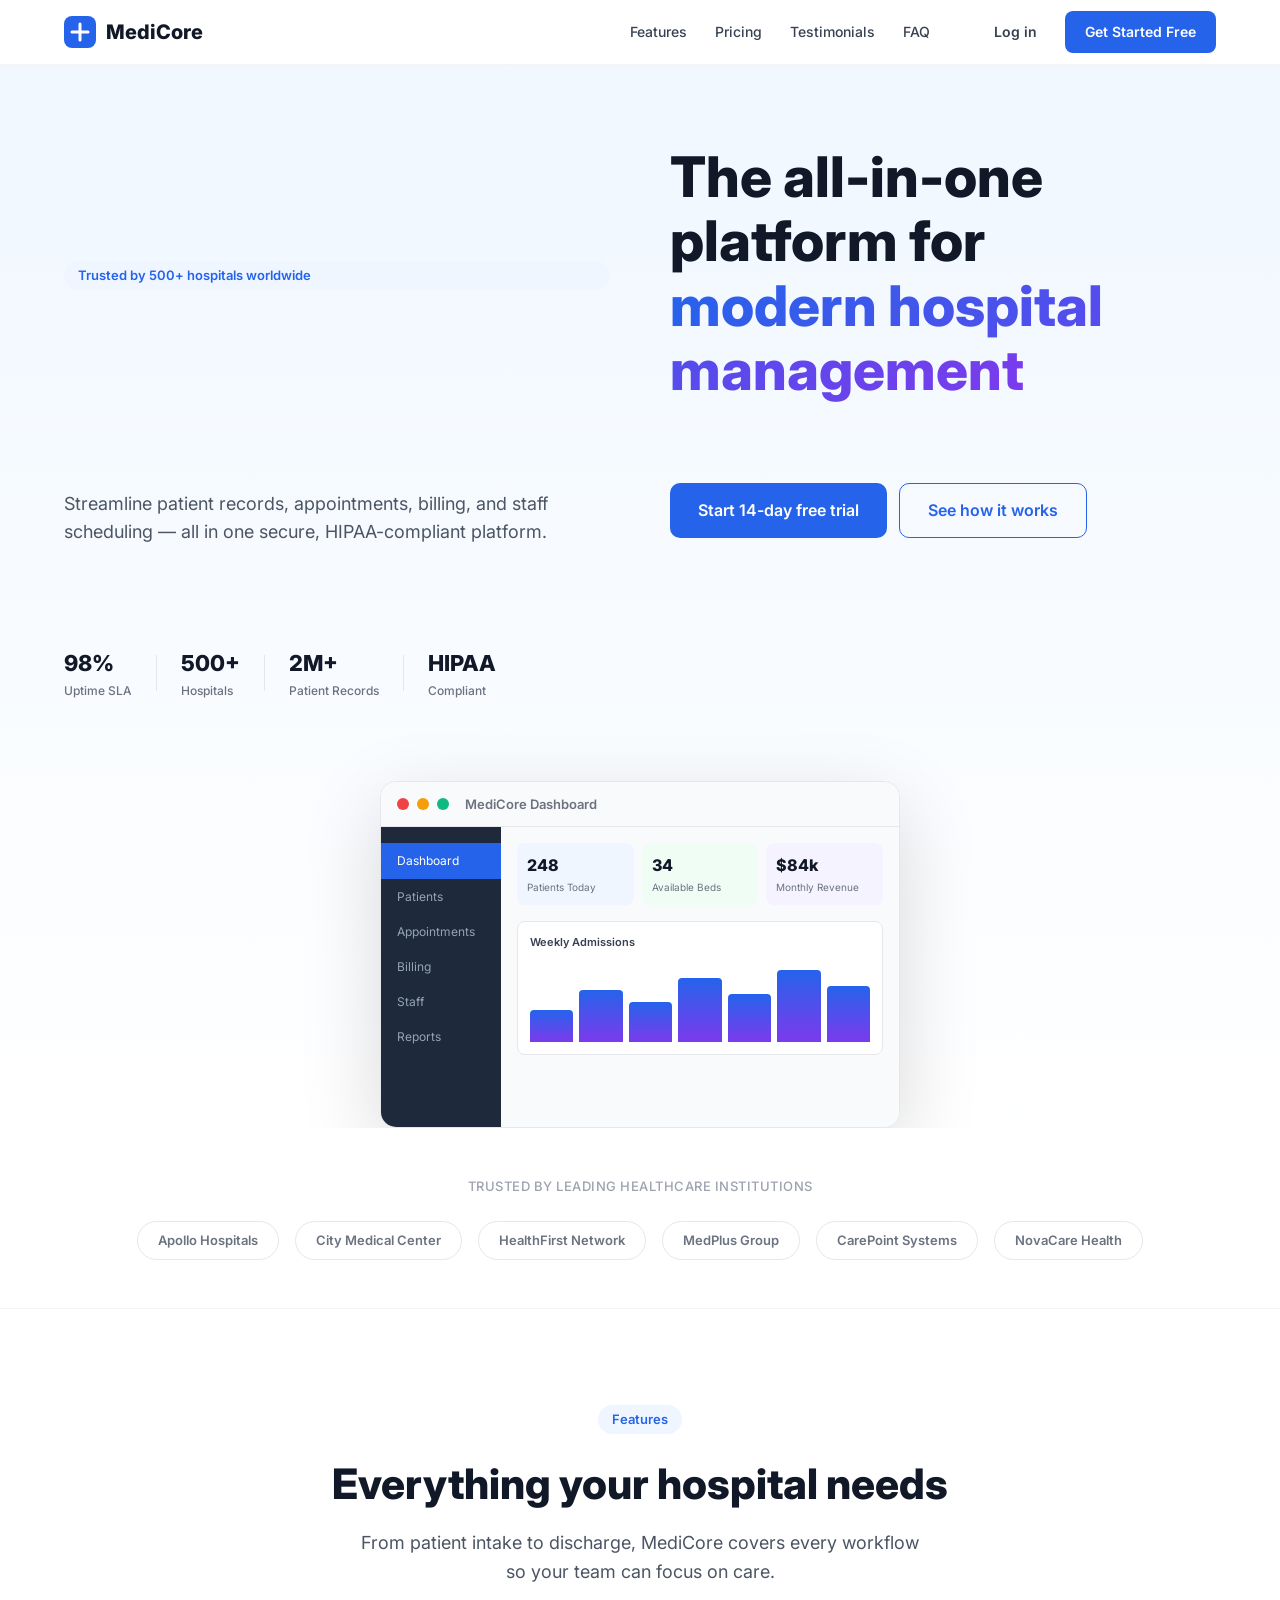
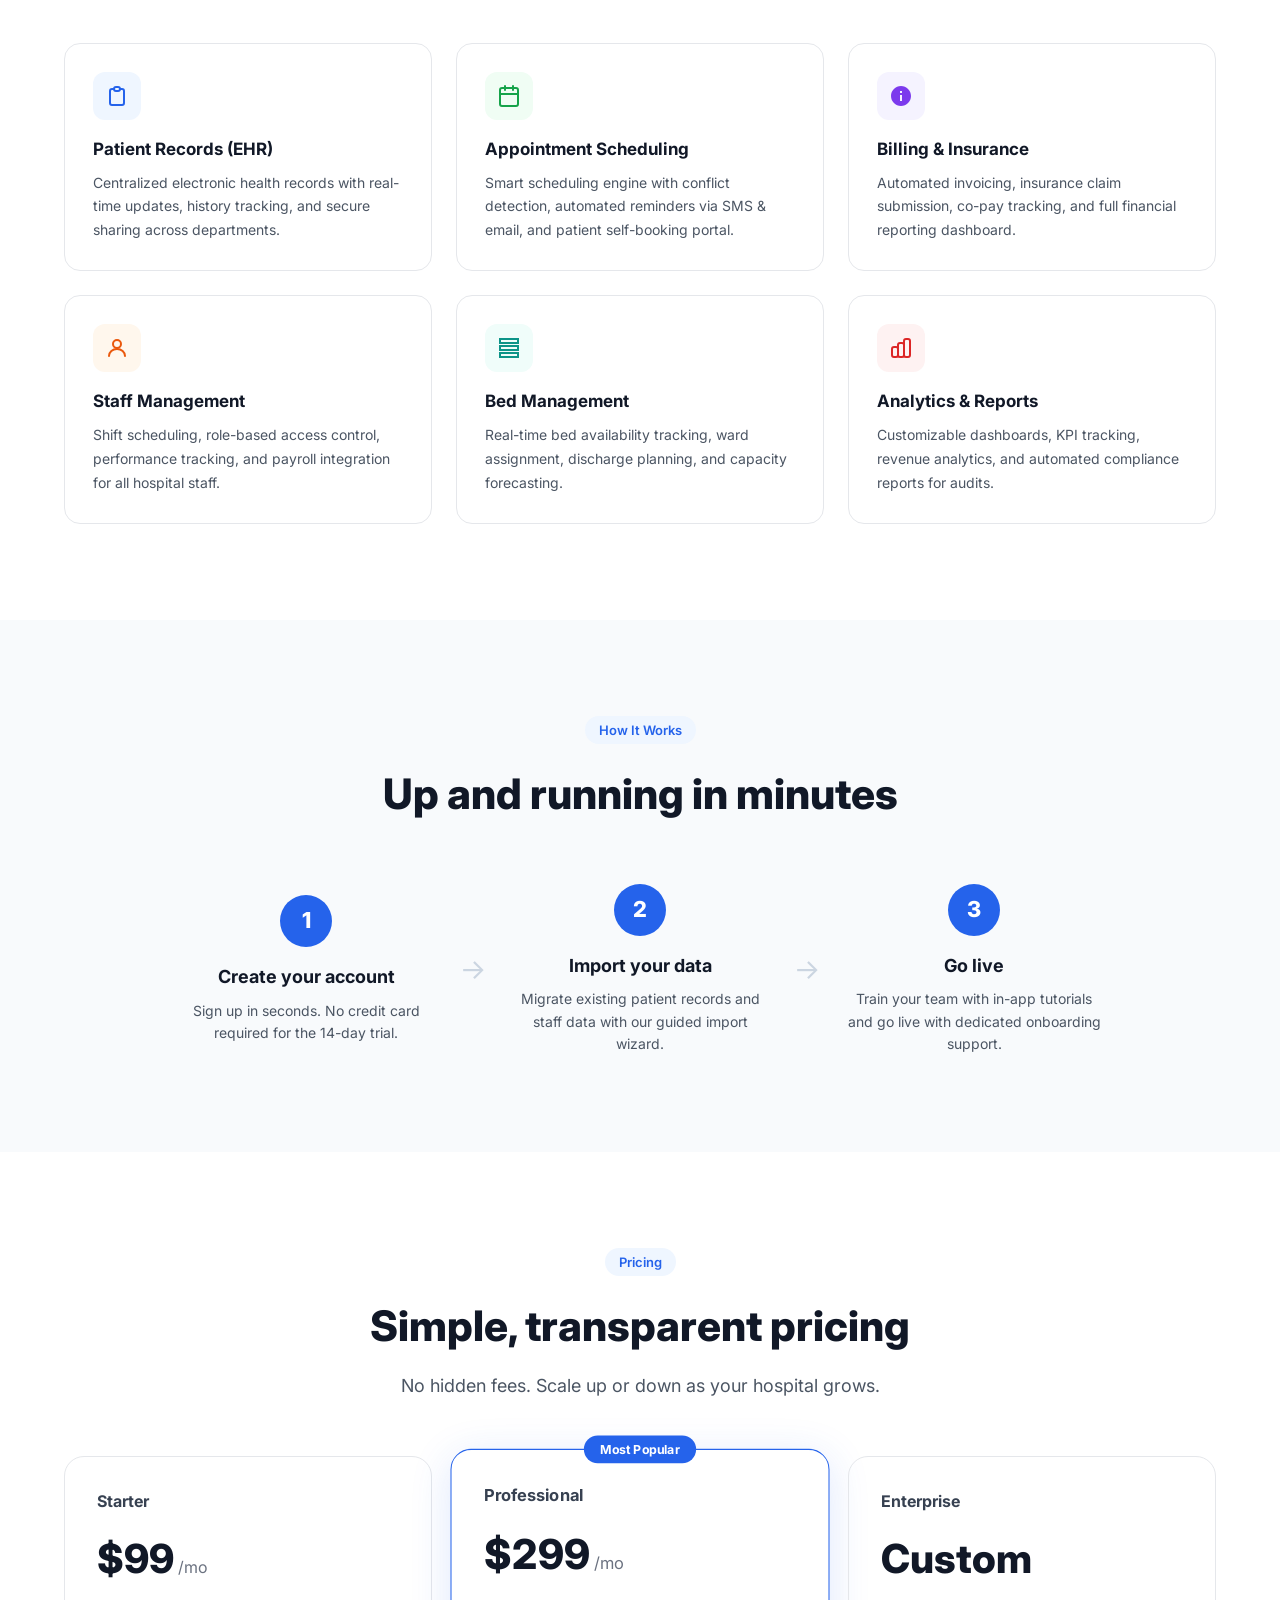
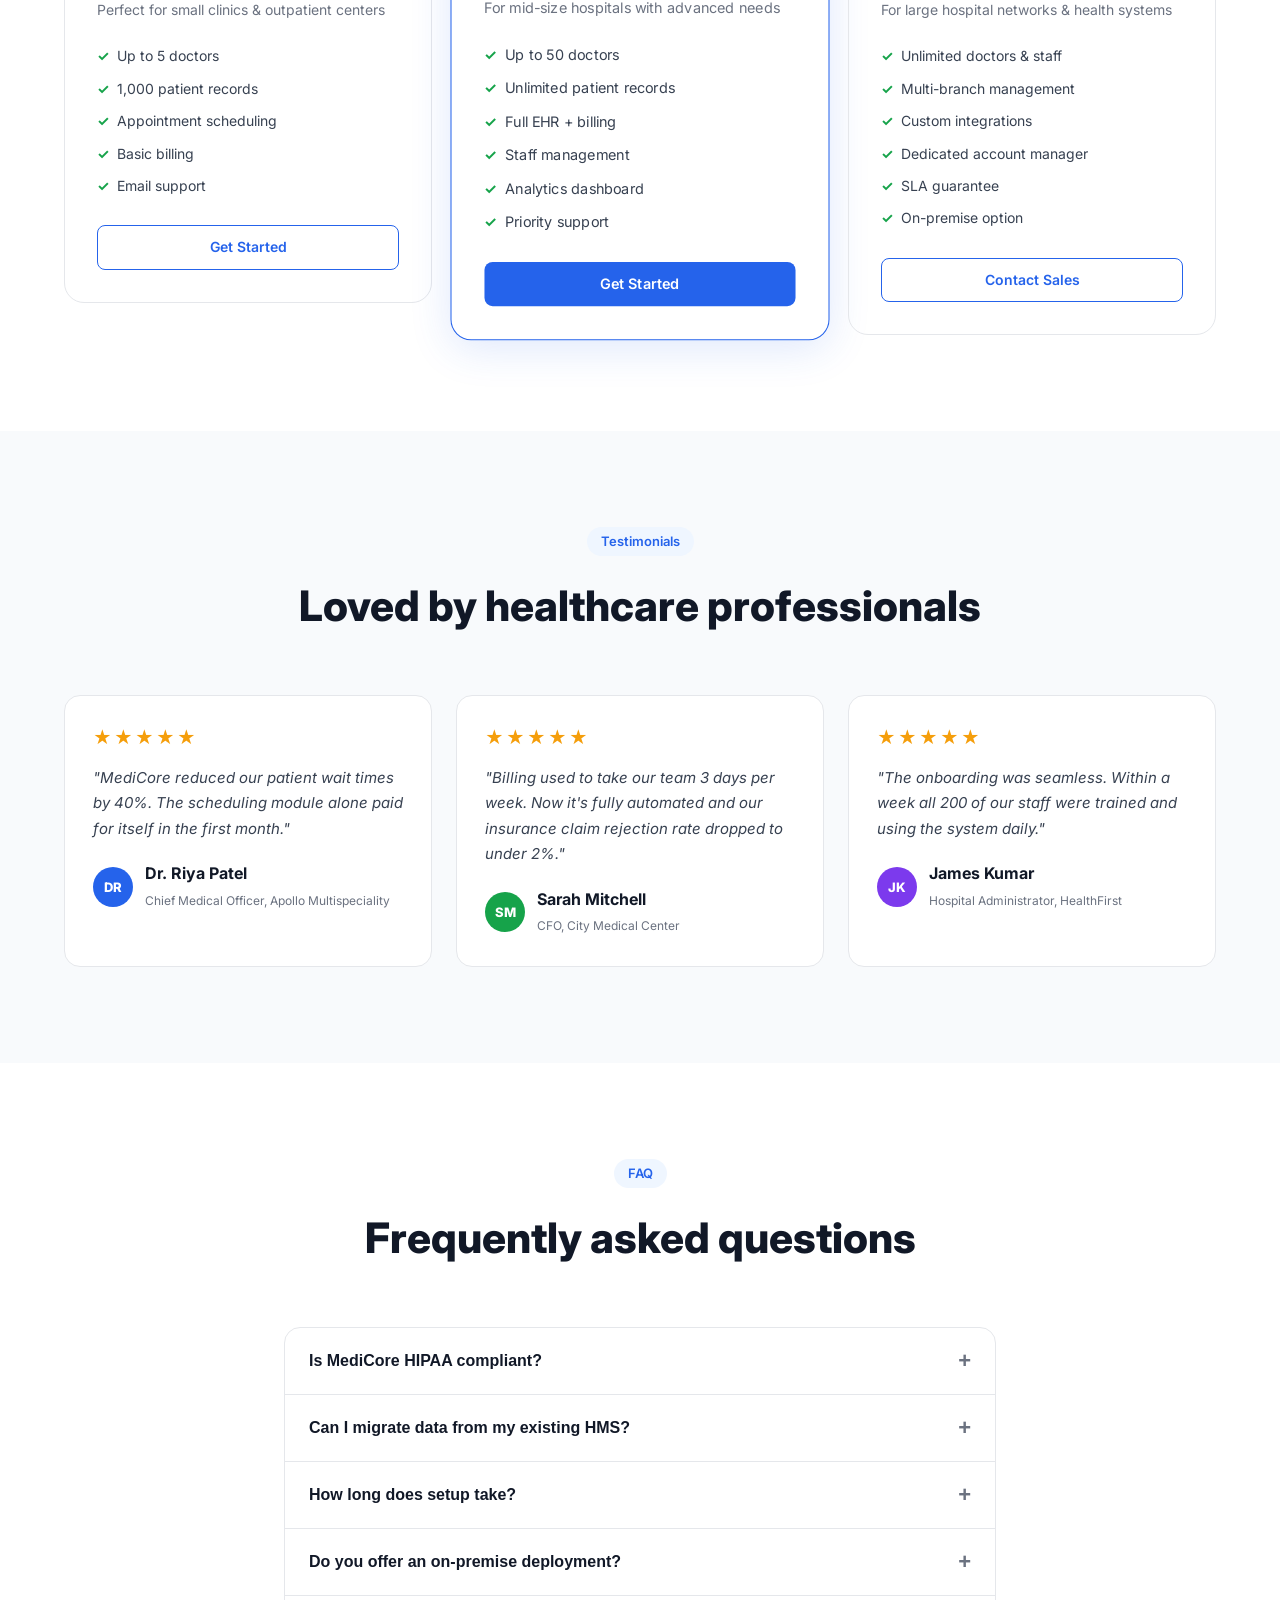
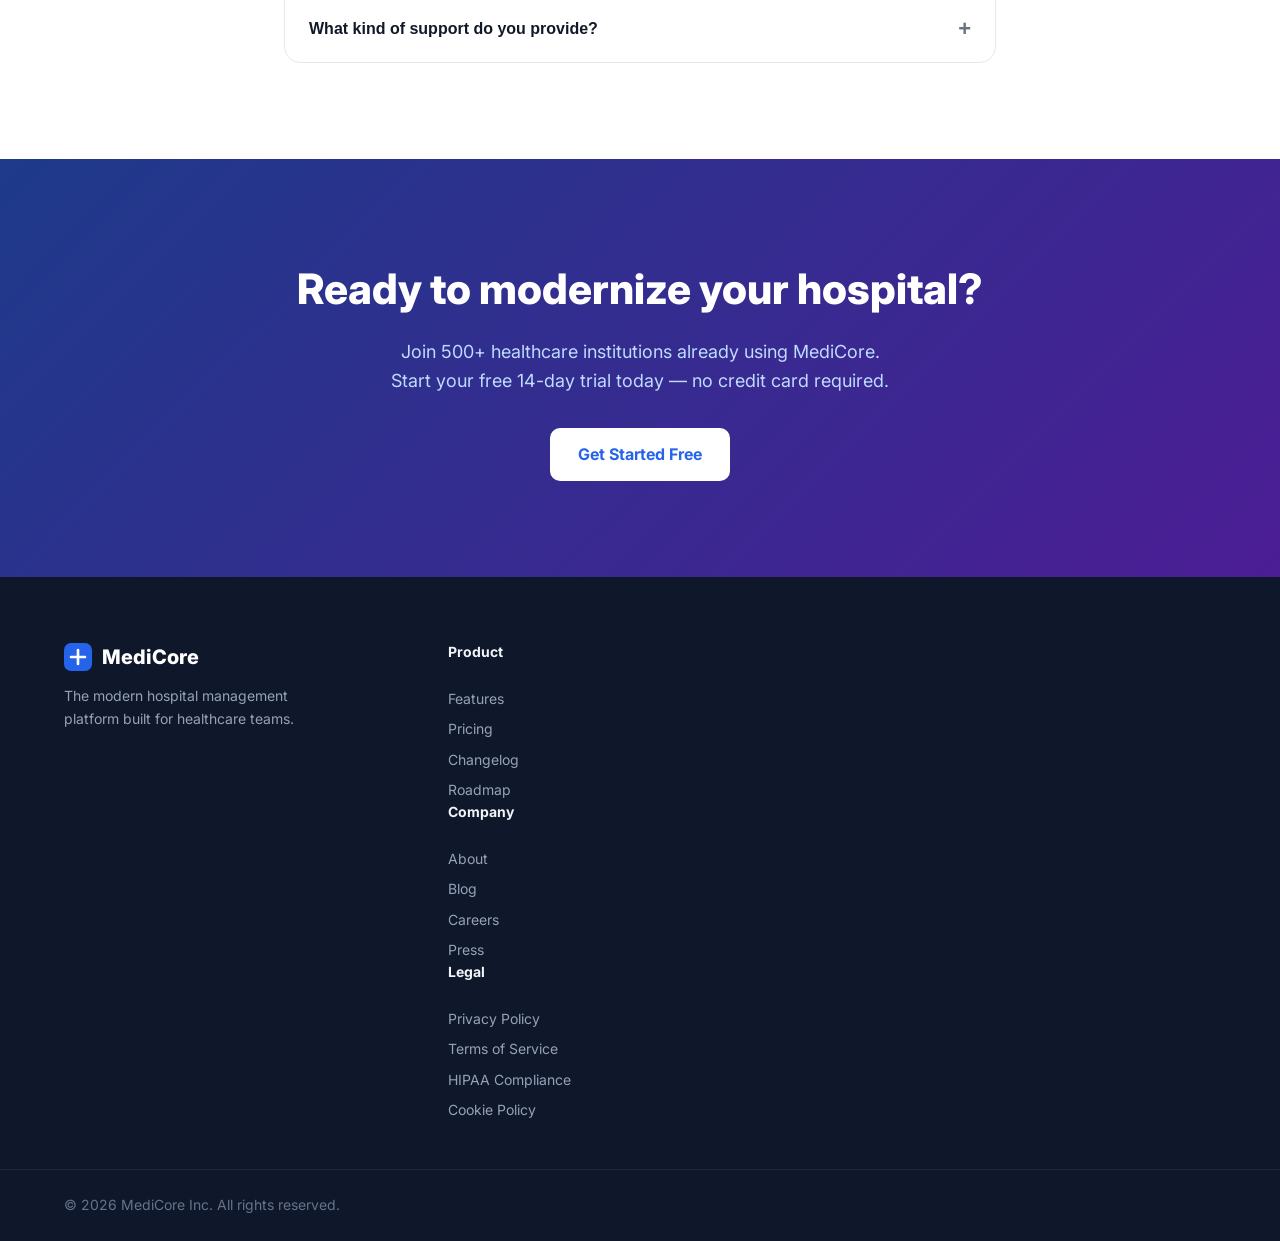
<file: hospital/index.html>
<!DOCTYPE html>
<html lang="en">
<head>
  <meta charset="UTF-8" />
  <meta name="viewport" content="width=device-width, initial-scale=1.0" />
  <title>MediCore — Hospital Management SaaS</title>
  <link rel="stylesheet" href="style.css" />
  <link href="https://fonts.googleapis.com/css2?family=Inter:wght@400;500;600;700;800&display=swap" rel="stylesheet" />
</head>
<body>

  <!-- NAV -->
  <nav class="nav">
    <div class="container nav-inner">
      <a href="index.html" class="logo">
        <svg width="32" height="32" viewBox="0 0 32 32" fill="none"><rect width="32" height="32" rx="8" fill="#2563EB"/><path d="M16 8v16M8 16h16" stroke="#fff" stroke-width="3" stroke-linecap="round"/></svg>
        <span>MediCore</span>
      </a>
      <ul class="nav-links">
        <li><a href="#features">Features</a></li>
        <li><a href="#pricing">Pricing</a></li>
        <li><a href="#testimonials">Testimonials</a></li>
        <li><a href="#faq">FAQ</a></li>
      </ul>
      <div class="nav-actions">
        <a href="login.html" class="btn btn-ghost">Log in</a>
        <a href="login.html" class="btn btn-primary">Get Started Free</a>
      </div>
      <button class="hamburger" id="hamburger" aria-label="Toggle menu">
        <span></span><span></span><span></span>
      </button>
    </div>
  </nav>

  <!-- HERO -->
  <section class="hero">
    <div class="container hero-inner">
      <div class="badge">Trusted by 500+ hospitals worldwide</div>
      <h1>The all-in-one platform for<br/><span class="gradient-text">modern hospital management</span></h1>
      <p class="hero-sub">Streamline patient records, appointments, billing, and staff scheduling — all in one secure, HIPAA-compliant platform.</p>
      <div class="hero-cta">
        <a href="login.html" class="btn btn-primary btn-lg">Start 14-day free trial</a>
        <a href="#features" class="btn btn-outline btn-lg">See how it works</a>
      </div>
      <div class="hero-stats">
        <div class="stat"><span class="stat-num">98%</span><span class="stat-label">Uptime SLA</span></div>
        <div class="stat-divider"></div>
        <div class="stat"><span class="stat-num">500+</span><span class="stat-label">Hospitals</span></div>
        <div class="stat-divider"></div>
        <div class="stat"><span class="stat-num">2M+</span><span class="stat-label">Patient Records</span></div>
        <div class="stat-divider"></div>
        <div class="stat"><span class="stat-num">HIPAA</span><span class="stat-label">Compliant</span></div>
      </div>
    </div>
    <div class="hero-visual">
      <div class="dashboard-mock">
        <div class="mock-bar">
          <span class="mock-dot red"></span>
          <span class="mock-dot yellow"></span>
          <span class="mock-dot green"></span>
          <span class="mock-title">MediCore Dashboard</span>
        </div>
        <div class="mock-body">
          <div class="mock-sidebar">
            <div class="mock-menu-item active">Dashboard</div>
            <div class="mock-menu-item">Patients</div>
            <div class="mock-menu-item">Appointments</div>
            <div class="mock-menu-item">Billing</div>
            <div class="mock-menu-item">Staff</div>
            <div class="mock-menu-item">Reports</div>
          </div>
          <div class="mock-main">
            <div class="mock-cards">
              <div class="mock-card blue"><div class="mock-card-num">248</div><div class="mock-card-lbl">Patients Today</div></div>
              <div class="mock-card green"><div class="mock-card-num">34</div><div class="mock-card-lbl">Available Beds</div></div>
              <div class="mock-card purple"><div class="mock-card-num">$84k</div><div class="mock-card-lbl">Monthly Revenue</div></div>
            </div>
            <div class="mock-chart">
              <div class="mock-chart-label">Weekly Admissions</div>
              <div class="mock-bars">
                <div class="mock-bar-item" style="height:40%"></div>
                <div class="mock-bar-item" style="height:65%"></div>
                <div class="mock-bar-item" style="height:50%"></div>
                <div class="mock-bar-item" style="height:80%"></div>
                <div class="mock-bar-item" style="height:60%"></div>
                <div class="mock-bar-item" style="height:90%"></div>
                <div class="mock-bar-item" style="height:70%"></div>
              </div>
            </div>
          </div>
        </div>
      </div>
    </div>
  </section>

  <!-- LOGOS -->
  <section class="logos-section">
    <div class="container">
      <p class="logos-label">Trusted by leading healthcare institutions</p>
      <div class="logos-row">
        <div class="logo-pill">Apollo Hospitals</div>
        <div class="logo-pill">City Medical Center</div>
        <div class="logo-pill">HealthFirst Network</div>
        <div class="logo-pill">MedPlus Group</div>
        <div class="logo-pill">CarePoint Systems</div>
        <div class="logo-pill">NovaCare Health</div>
      </div>
    </div>
  </section>

  <!-- FEATURES -->
  <section class="features" id="features">
    <div class="container">
      <div class="section-header">
        <div class="badge">Features</div>
        <h2>Everything your hospital needs</h2>
        <p>From patient intake to discharge, MediCore covers every workflow so your team can focus on care.</p>
      </div>
      <div class="features-grid">
        <div class="feature-card">
          <div class="feature-icon blue">
            <svg width="24" height="24" fill="none" viewBox="0 0 24 24"><path d="M9 5H7a2 2 0 00-2 2v12a2 2 0 002 2h10a2 2 0 002-2V7a2 2 0 00-2-2h-2M9 5a2 2 0 002 2h2a2 2 0 002-2M9 5a2 2 0 012-2h2a2 2 0 012 2" stroke="#2563EB" stroke-width="2" stroke-linecap="round"/></svg>
          </div>
          <h3>Patient Records (EHR)</h3>
          <p>Centralized electronic health records with real-time updates, history tracking, and secure sharing across departments.</p>
        </div>
        <div class="feature-card">
          <div class="feature-icon green">
            <svg width="24" height="24" fill="none" viewBox="0 0 24 24"><rect x="3" y="4" width="18" height="18" rx="2" stroke="#16A34A" stroke-width="2"/><path d="M16 2v4M8 2v4M3 10h18" stroke="#16A34A" stroke-width="2" stroke-linecap="round"/></svg>
          </div>
          <h3>Appointment Scheduling</h3>
          <p>Smart scheduling engine with conflict detection, automated reminders via SMS & email, and patient self-booking portal.</p>
        </div>
        <div class="feature-card">
          <div class="feature-icon purple">
            <svg width="24" height="24" fill="none" viewBox="0 0 24 24"><path d="M12 2C6.48 2 2 6.48 2 12s4.48 10 10 10 10-4.48 10-10S17.52 2 12 2zm1 15h-2v-6h2v6zm0-8h-2V7h2v2z" fill="#7C3AED"/></svg>
          </div>
          <h3>Billing & Insurance</h3>
          <p>Automated invoicing, insurance claim submission, co-pay tracking, and full financial reporting dashboard.</p>
        </div>
        <div class="feature-card">
          <div class="feature-icon orange">
            <svg width="24" height="24" fill="none" viewBox="0 0 24 24"><circle cx="12" cy="8" r="4" stroke="#EA580C" stroke-width="2"/><path d="M4 20c0-4 3.58-7 8-7s8 3 8 7" stroke="#EA580C" stroke-width="2" stroke-linecap="round"/></svg>
          </div>
          <h3>Staff Management</h3>
          <p>Shift scheduling, role-based access control, performance tracking, and payroll integration for all hospital staff.</p>
        </div>
        <div class="feature-card">
          <div class="feature-icon teal">
            <svg width="24" height="24" fill="none" viewBox="0 0 24 24"><path d="M3 3h18v4H3zM3 10h18v4H3zM3 17h18v4H3z" stroke="#0D9488" stroke-width="2" stroke-linecap="round"/></svg>
          </div>
          <h3>Bed Management</h3>
          <p>Real-time bed availability tracking, ward assignment, discharge planning, and capacity forecasting.</p>
        </div>
        <div class="feature-card">
          <div class="feature-icon red">
            <svg width="24" height="24" fill="none" viewBox="0 0 24 24"><path d="M9 19v-6a2 2 0 00-2-2H5a2 2 0 00-2 2v6a2 2 0 002 2h2a2 2 0 002-2zm0 0V9a2 2 0 012-2h2a2 2 0 012 2v10m-6 0a2 2 0 002 2h2a2 2 0 002-2m0 0V5a2 2 0 012-2h2a2 2 0 012 2v14a2 2 0 01-2 2h-2a2 2 0 01-2-2z" stroke="#DC2626" stroke-width="2" stroke-linecap="round"/></svg>
          </div>
          <h3>Analytics & Reports</h3>
          <p>Customizable dashboards, KPI tracking, revenue analytics, and automated compliance reports for audits.</p>
        </div>
      </div>
    </div>
  </section>

  <!-- HOW IT WORKS -->
  <section class="how-it-works">
    <div class="container">
      <div class="section-header">
        <div class="badge">How It Works</div>
        <h2>Up and running in minutes</h2>
      </div>
      <div class="steps">
        <div class="step">
          <div class="step-num">1</div>
          <h3>Create your account</h3>
          <p>Sign up in seconds. No credit card required for the 14-day trial.</p>
        </div>
        <div class="step-arrow">→</div>
        <div class="step">
          <div class="step-num">2</div>
          <h3>Import your data</h3>
          <p>Migrate existing patient records and staff data with our guided import wizard.</p>
        </div>
        <div class="step-arrow">→</div>
        <div class="step">
          <div class="step-num">3</div>
          <h3>Go live</h3>
          <p>Train your team with in-app tutorials and go live with dedicated onboarding support.</p>
        </div>
      </div>
    </div>
  </section>

  <!-- PRICING -->
  <section class="pricing" id="pricing">
    <div class="container">
      <div class="section-header">
        <div class="badge">Pricing</div>
        <h2>Simple, transparent pricing</h2>
        <p>No hidden fees. Scale up or down as your hospital grows.</p>
      </div>
      <div class="pricing-grid">
        <div class="pricing-card">
          <div class="plan-name">Starter</div>
          <div class="plan-price"><span class="price-num">$99</span><span class="price-per">/mo</span></div>
          <div class="plan-desc">Perfect for small clinics & outpatient centers</div>
          <ul class="plan-features">
            <li>Up to 5 doctors</li>
            <li>1,000 patient records</li>
            <li>Appointment scheduling</li>
            <li>Basic billing</li>
            <li>Email support</li>
          </ul>
          <a href="login.html" class="btn btn-outline full-width">Get Started</a>
        </div>
        <div class="pricing-card featured">
          <div class="plan-badge">Most Popular</div>
          <div class="plan-name">Professional</div>
          <div class="plan-price"><span class="price-num">$299</span><span class="price-per">/mo</span></div>
          <div class="plan-desc">For mid-size hospitals with advanced needs</div>
          <ul class="plan-features">
            <li>Up to 50 doctors</li>
            <li>Unlimited patient records</li>
            <li>Full EHR + billing</li>
            <li>Staff management</li>
            <li>Analytics dashboard</li>
            <li>Priority support</li>
          </ul>
          <a href="login.html" class="btn btn-primary full-width">Get Started</a>
        </div>
        <div class="pricing-card">
          <div class="plan-name">Enterprise</div>
          <div class="plan-price"><span class="price-num">Custom</span></div>
          <div class="plan-desc">For large hospital networks & health systems</div>
          <ul class="plan-features">
            <li>Unlimited doctors & staff</li>
            <li>Multi-branch management</li>
            <li>Custom integrations</li>
            <li>Dedicated account manager</li>
            <li>SLA guarantee</li>
            <li>On-premise option</li>
          </ul>
          <a href="#" class="btn btn-outline full-width">Contact Sales</a>
        </div>
      </div>
    </div>
  </section>

  <!-- TESTIMONIALS -->
  <section class="testimonials" id="testimonials">
    <div class="container">
      <div class="section-header">
        <div class="badge">Testimonials</div>
        <h2>Loved by healthcare professionals</h2>
      </div>
      <div class="testimonials-grid">
        <div class="testimonial-card">
          <div class="stars">★★★★★</div>
          <p>"MediCore reduced our patient wait times by 40%. The scheduling module alone paid for itself in the first month."</p>
          <div class="testimonial-author">
            <div class="author-avatar blue">DR</div>
            <div><strong>Dr. Riya Patel</strong><br/><small>Chief Medical Officer, Apollo Multispeciality</small></div>
          </div>
        </div>
        <div class="testimonial-card">
          <div class="stars">★★★★★</div>
          <p>"Billing used to take our team 3 days per week. Now it's fully automated and our insurance claim rejection rate dropped to under 2%."</p>
          <div class="testimonial-author">
            <div class="author-avatar green">SM</div>
            <div><strong>Sarah Mitchell</strong><br/><small>CFO, City Medical Center</small></div>
          </div>
        </div>
        <div class="testimonial-card">
          <div class="stars">★★★★★</div>
          <p>"The onboarding was seamless. Within a week all 200 of our staff were trained and using the system daily."</p>
          <div class="testimonial-author">
            <div class="author-avatar purple">JK</div>
            <div><strong>James Kumar</strong><br/><small>Hospital Administrator, HealthFirst</small></div>
          </div>
        </div>
      </div>
    </div>
  </section>

  <!-- FAQ -->
  <section class="faq" id="faq">
    <div class="container faq-inner">
      <div class="section-header">
        <div class="badge">FAQ</div>
        <h2>Frequently asked questions</h2>
      </div>
      <div class="faq-list">
        <div class="faq-item">
          <button class="faq-question" onclick="toggleFaq(this)">Is MediCore HIPAA compliant? <span class="faq-arrow">+</span></button>
          <div class="faq-answer">Yes. MediCore is fully HIPAA compliant with end-to-end encryption, audit logs, and signed BAA agreements for all plans.</div>
        </div>
        <div class="faq-item">
          <button class="faq-question" onclick="toggleFaq(this)">Can I migrate data from my existing HMS? <span class="faq-arrow">+</span></button>
          <div class="faq-answer">Absolutely. We support imports from all major HMS providers including Oracle Health, Epic, and Meditech. Our migration team will assist you at no extra cost.</div>
        </div>
        <div class="faq-item">
          <button class="faq-question" onclick="toggleFaq(this)">How long does setup take? <span class="faq-arrow">+</span></button>
          <div class="faq-answer">Most hospitals are fully live within 1–2 weeks. Small clinics can be operational in under 24 hours using our quick-start templates.</div>
        </div>
        <div class="faq-item">
          <button class="faq-question" onclick="toggleFaq(this)">Do you offer an on-premise deployment? <span class="faq-arrow">+</span></button>
          <div class="faq-answer">Yes, on-premise deployment is available on our Enterprise plan. Contact our sales team for details.</div>
        </div>
        <div class="faq-item">
          <button class="faq-question" onclick="toggleFaq(this)">What kind of support do you provide? <span class="faq-arrow">+</span></button>
          <div class="faq-answer">All plans include email support. Professional and Enterprise plans include 24/7 phone support, dedicated onboarding, and a customer success manager.</div>
        </div>
      </div>
    </div>
  </section>

  <!-- CTA -->
  <section class="cta-section">
    <div class="container cta-inner">
      <h2>Ready to modernize your hospital?</h2>
      <p>Join 500+ healthcare institutions already using MediCore. Start your free 14-day trial today — no credit card required.</p>
      <a href="login.html" class="btn btn-white btn-lg">Get Started Free</a>
    </div>
  </section>

  <!-- FOOTER -->
  <footer class="footer">
    <div class="container footer-inner">
      <div class="footer-brand">
        <a href="index.html" class="logo">
          <svg width="28" height="28" viewBox="0 0 32 32" fill="none"><rect width="32" height="32" rx="8" fill="#2563EB"/><path d="M16 8v16M8 16h16" stroke="#fff" stroke-width="3" stroke-linecap="round"/></svg>
          <span>MediCore</span>
        </a>
        <p>The modern hospital management platform built for healthcare teams.</p>
      </div>
      <div class="footer-links">
        <div class="footer-col">
          <h4>Product</h4>
          <a href="#features">Features</a>
          <a href="#pricing">Pricing</a>
          <a href="#">Changelog</a>
          <a href="#">Roadmap</a>
        </div>
        <div class="footer-col">
          <h4>Company</h4>
          <a href="#">About</a>
          <a href="#">Blog</a>
          <a href="#">Careers</a>
          <a href="#">Press</a>
        </div>
        <div class="footer-col">
          <h4>Legal</h4>
          <a href="#">Privacy Policy</a>
          <a href="#">Terms of Service</a>
          <a href="#">HIPAA Compliance</a>
          <a href="#">Cookie Policy</a>
        </div>
      </div>
    </div>
    <div class="footer-bottom">
      <div class="container">
        <p>&copy; 2026 MediCore Inc. All rights reserved.</p>
      </div>
    </div>
  </footer>

  <script>
    function toggleFaq(btn) {
      const item = btn.parentElement;
      const isOpen = item.classList.contains('open');
      document.querySelectorAll('.faq-item').forEach(i => i.classList.remove('open'));
      if (!isOpen) item.classList.add('open');
    }

    document.getElementById('hamburger').addEventListener('click', () => {
      document.querySelector('.nav-links').classList.toggle('mobile-open');
    });
  </script>
</body>
</html>
</file>
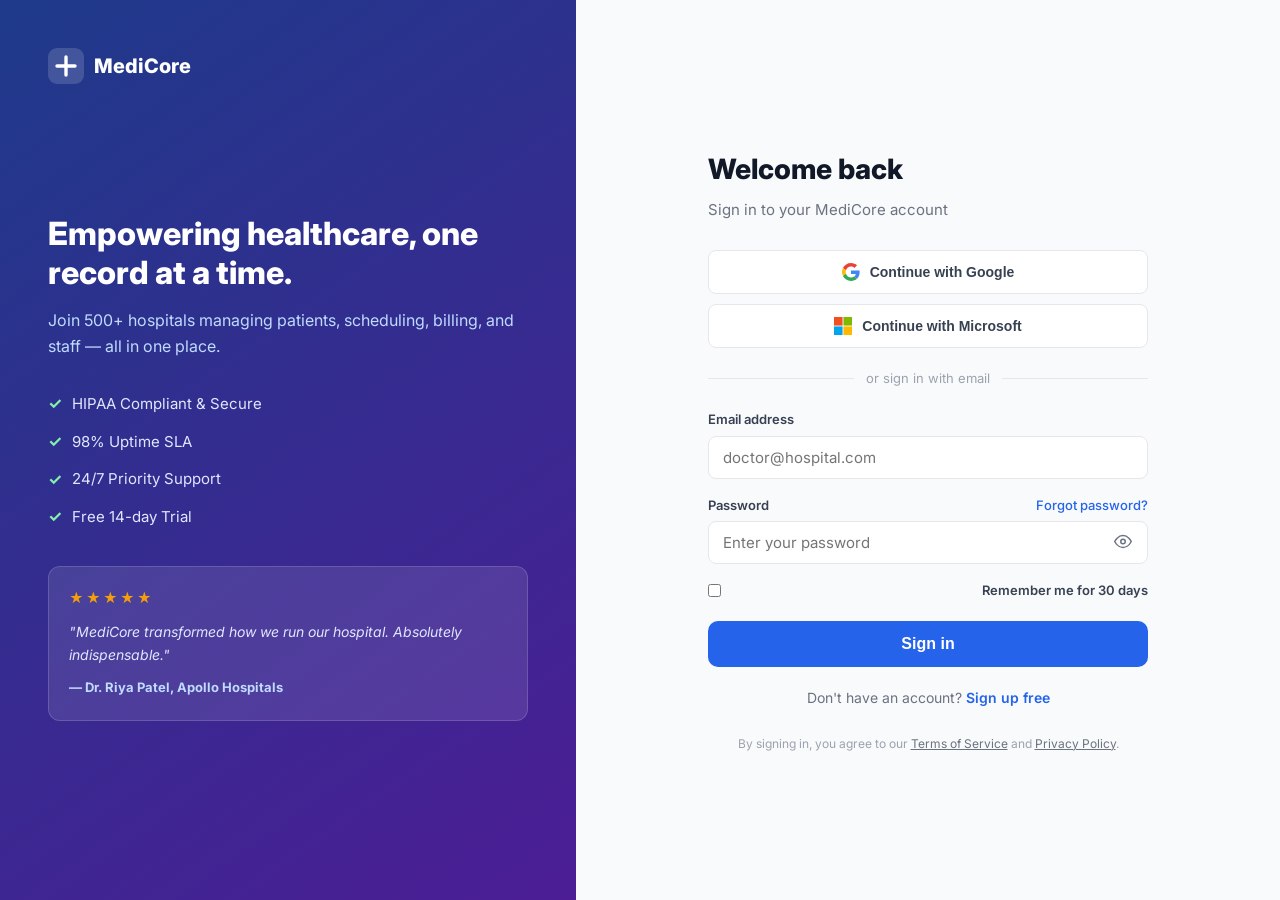
<file: hospital/login.html>
<!DOCTYPE html>
<html lang="en">
<head>
  <meta charset="UTF-8" />
  <meta name="viewport" content="width=device-width, initial-scale=1.0" />
  <title>Login — MediCore</title>
  <link rel="stylesheet" href="style.css" />
  <link href="https://fonts.googleapis.com/css2?family=Inter:wght@400;500;600;700;800&display=swap" rel="stylesheet" />
</head>
<body class="auth-body">
  <div class="auth-layout">
    <!-- Left panel -->
    <div class="auth-left">
      <a href="index.html" class="logo logo-light">
        <svg width="36" height="36" viewBox="0 0 32 32" fill="none"><rect width="32" height="32" rx="8" fill="#fff" fill-opacity="0.15"/><path d="M16 8v16M8 16h16" stroke="#fff" stroke-width="3" stroke-linecap="round"/></svg>
        <span>MediCore</span>
      </a>
      <div class="auth-left-content">
        <h2>Empowering healthcare, one record at a time.</h2>
        <p>Join 500+ hospitals managing patients, scheduling, billing, and staff — all in one place.</p>
        <div class="auth-features">
          <div class="auth-feature"><span class="check">✓</span> HIPAA Compliant & Secure</div>
          <div class="auth-feature"><span class="check">✓</span> 98% Uptime SLA</div>
          <div class="auth-feature"><span class="check">✓</span> 24/7 Priority Support</div>
          <div class="auth-feature"><span class="check">✓</span> Free 14-day Trial</div>
        </div>
        <div class="auth-testimonial">
          <div class="stars small">★★★★★</div>
          <p>"MediCore transformed how we run our hospital. Absolutely indispensable."</p>
          <strong>— Dr. Riya Patel, Apollo Hospitals</strong>
        </div>
      </div>
    </div>

    <!-- Right panel -->
    <div class="auth-right">
      <div class="auth-card">
        <div class="auth-header">
          <h1>Welcome back</h1>
          <p>Sign in to your MediCore account</p>
        </div>

        <!-- Social login -->
        <div class="social-btns">
          <button class="btn-social" onclick="handleSocial('Google')">
            <svg width="18" height="18" viewBox="0 0 48 48"><path fill="#EA4335" d="M24 9.5c3.54 0 6.71 1.22 9.21 3.6l6.85-6.85C35.9 2.38 30.47 0 24 0 14.62 0 6.51 5.38 2.56 13.22l7.98 6.19C12.43 13.72 17.74 9.5 24 9.5z"/><path fill="#4285F4" d="M46.98 24.55c0-1.57-.15-3.09-.38-4.55H24v9.02h12.94c-.58 2.96-2.26 5.48-4.78 7.18l7.73 6c4.51-4.18 7.09-10.36 7.09-17.65z"/><path fill="#FBBC05" d="M10.53 28.59c-.48-1.45-.76-2.99-.76-4.59s.27-3.14.76-4.59l-7.98-6.19C.92 16.46 0 20.12 0 24c0 3.88.92 7.54 2.56 10.78l7.97-6.19z"/><path fill="#34A853" d="M24 48c6.48 0 11.93-2.13 15.89-5.81l-7.73-6c-2.18 1.48-4.97 2.35-8.16 2.35-6.26 0-11.57-4.22-13.47-9.91l-7.98 6.19C6.51 42.62 14.62 48 24 48z"/></svg>
            Continue with Google
          </button>
          <button class="btn-social" onclick="handleSocial('Microsoft')">
            <svg width="18" height="18" viewBox="0 0 21 21"><rect width="10" height="10" fill="#F25022"/><rect x="11" width="10" height="10" fill="#7FBA00"/><rect y="11" width="10" height="10" fill="#00A4EF"/><rect x="11" y="11" width="10" height="10" fill="#FFB900"/></svg>
            Continue with Microsoft
          </button>
        </div>

        <div class="divider"><span>or sign in with email</span></div>

        <!-- Login form -->
        <form id="loginForm" onsubmit="handleLogin(event)">
          <div class="form-group">
            <label for="email">Email address</label>
            <input type="email" id="email" placeholder="doctor@hospital.com" required autocomplete="email" />
          </div>
          <div class="form-group">
            <label for="password">
              Password
              <a href="#" class="forgot-link" onclick="showForgot(event)">Forgot password?</a>
            </label>
            <div class="input-with-icon">
              <input type="password" id="password" placeholder="Enter your password" required autocomplete="current-password" />
              <button type="button" class="eye-btn" onclick="togglePassword()">
                <svg id="eye-icon" width="18" height="18" fill="none" viewBox="0 0 24 24"><path d="M1 12s4-8 11-8 11 8 11 8-4 8-11 8-11-8-11-8z" stroke="#6B7280" stroke-width="2"/><circle cx="12" cy="12" r="3" stroke="#6B7280" stroke-width="2"/></svg>
              </button>
            </div>
          </div>
          <div class="form-group remember-row">
            <label class="checkbox-label">
              <input type="checkbox" id="remember" />
              <span>Remember me for 30 days</span>
            </label>
          </div>
          <div id="login-error" class="form-error" style="display:none;"></div>
          <button type="submit" class="btn btn-primary full-width btn-lg" id="login-btn">
            <span id="login-btn-text">Sign in</span>
            <span id="login-spinner" style="display:none;">Signing in...</span>
          </button>
        </form>

        <p class="auth-switch">Don't have an account? <a href="#" onclick="showSignup(event)">Sign up free</a></p>

        <!-- Signup form (hidden) -->
        <div id="signupSection" style="display:none;">
          <div class="divider"><span>create your account</span></div>
          <form id="signupForm" onsubmit="handleSignup(event)">
            <div class="form-row">
              <div class="form-group">
                <label for="firstName">First name</label>
                <input type="text" id="firstName" placeholder="Dr. Jane" required />
              </div>
              <div class="form-group">
                <label for="lastName">Last name</label>
                <input type="text" id="lastName" placeholder="Smith" required />
              </div>
            </div>
            <div class="form-group">
              <label for="signupEmail">Work email</label>
              <input type="email" id="signupEmail" placeholder="you@hospital.com" required />
            </div>
            <div class="form-group">
              <label for="hospitalName">Hospital / Clinic name</label>
              <input type="text" id="hospitalName" placeholder="City Medical Center" required />
            </div>
            <div class="form-group">
              <label for="signupPassword">Password</label>
              <input type="password" id="signupPassword" placeholder="Min. 8 characters" required minlength="8" />
            </div>
            <div id="signup-error" class="form-error" style="display:none;"></div>
            <button type="submit" class="btn btn-primary full-width btn-lg">Create Free Account</button>
          </form>
          <p class="auth-switch"><a href="#" onclick="showLogin(event)">← Back to sign in</a></p>
        </div>

        <!-- Forgot password form (hidden) -->
        <div id="forgotSection" style="display:none;">
          <div class="auth-header">
            <h1>Reset password</h1>
            <p>Enter your email and we'll send a reset link</p>
          </div>
          <form onsubmit="handleForgot(event)">
            <div class="form-group">
              <label for="resetEmail">Email address</label>
              <input type="email" id="resetEmail" placeholder="doctor@hospital.com" required />
            </div>
            <div id="forgot-success" class="form-success" style="display:none;">Reset link sent! Check your inbox.</div>
            <button type="submit" class="btn btn-primary full-width btn-lg">Send Reset Link</button>
          </form>
          <p class="auth-switch"><a href="#" onclick="showLogin(event)">← Back to sign in</a></p>
        </div>

        <p class="auth-legal">By signing in, you agree to our <a href="#">Terms of Service</a> and <a href="#">Privacy Policy</a>.</p>
      </div>
    </div>
  </div>

  <script>
    function togglePassword() {
      const input = document.getElementById('password');
      input.type = input.type === 'password' ? 'text' : 'password';
    }

    function handleLogin(e) {
      e.preventDefault();
      const btn = document.getElementById('login-btn');
      const txt = document.getElementById('login-btn-text');
      const spin = document.getElementById('login-spinner');
      const err = document.getElementById('login-error');
      err.style.display = 'none';
      txt.style.display = 'none';
      spin.style.display = 'inline';
      btn.disabled = true;
      setTimeout(() => {
        txt.style.display = 'inline';
        spin.style.display = 'none';
        btn.disabled = false;
        err.textContent = 'Invalid email or password. Please try again.';
        err.style.display = 'block';
      }, 1500);
    }

    function handleSignup(e) {
      e.preventDefault();
      const err = document.getElementById('signup-error');
      err.style.display = 'none';
      alert('Account created! (Demo only — connect your backend to activate.)');
    }

    function handleForgot(e) {
      e.preventDefault();
      document.getElementById('forgot-success').style.display = 'block';
    }

    function handleSocial(provider) {
      alert(`${provider} OAuth — connect your auth provider to activate.`);
    }

    function showSignup(e) {
      e.preventDefault();
      document.getElementById('loginForm').parentElement.style.display = 'none';
      document.querySelectorAll('.social-btns,.divider,.auth-switch,.auth-header').forEach(el => el.style.display = 'none');
      document.getElementById('signupSection').style.display = 'block';
    }

    function showLogin(e) {
      e.preventDefault();
      document.getElementById('loginForm').parentElement.style.display = 'block';
      document.querySelectorAll('.social-btns,.divider,.auth-switch,.auth-header').forEach(el => el.style.display = '');
      document.getElementById('signupSection').style.display = 'none';
      document.getElementById('forgotSection').style.display = 'none';
    }

    function showForgot(e) {
      e.preventDefault();
      document.getElementById('loginForm').style.display = 'none';
      document.querySelectorAll('.social-btns,.divider,.auth-switch').forEach(el => el.style.display = 'none');
      document.querySelector('.auth-header').style.display = 'none';
      document.getElementById('forgotSection').style.display = 'block';
    }
  </script>
</body>
</html>
</file>
<file: hospital/style.css>
/* ===== RESET & BASE ===== */
*, *::before, *::after { box-sizing: border-box; margin: 0; padding: 0; }
html { scroll-behavior: smooth; }
body {
  font-family: 'Inter', system-ui, sans-serif;
  color: #111827;
  background: #fff;
  line-height: 1.6;
}
a { text-decoration: none; color: inherit; }
ul { list-style: none; }
img { max-width: 100%; }

.container { max-width: 1200px; margin: 0 auto; padding: 0 24px; }

/* ===== BUTTONS ===== */
.btn {
  display: inline-flex; align-items: center; justify-content: center;
  padding: 10px 20px; border-radius: 8px; font-size: 14px; font-weight: 600;
  cursor: pointer; border: none; transition: all 0.2s; gap: 6px; white-space: nowrap;
}
.btn-primary { background: #2563EB; color: #fff; }
.btn-primary:hover { background: #1D4ED8; transform: translateY(-1px); box-shadow: 0 4px 12px rgba(37,99,235,0.35); }
.btn-ghost { background: transparent; color: #374151; }
.btn-ghost:hover { background: #F3F4F6; }
.btn-outline { background: transparent; color: #2563EB; border: 1.5px solid #2563EB; }
.btn-outline:hover { background: #EFF6FF; }
.btn-white { background: #fff; color: #2563EB; font-weight: 700; }
.btn-white:hover { background: #EFF6FF; transform: translateY(-1px); }
.btn-lg { padding: 14px 28px; font-size: 16px; border-radius: 10px; }
.full-width { width: 100%; }

/* ===== BADGE ===== */
.badge {
  display: inline-block; padding: 4px 14px; background: #EFF6FF; color: #2563EB;
  font-size: 13px; font-weight: 600; border-radius: 100px; margin-bottom: 16px;
}

/* ===== NAV ===== */
.nav {
  position: sticky; top: 0; z-index: 100;
  background: rgba(255,255,255,0.95); backdrop-filter: blur(10px);
  border-bottom: 1px solid #F3F4F6;
}
.nav-inner {
  display: flex; align-items: center; gap: 32px; height: 64px;
}
.logo {
  display: flex; align-items: center; gap: 10px;
  font-size: 20px; font-weight: 800; color: #111827;
}
.nav-links {
  display: flex; gap: 4px; margin-left: auto;
}
.nav-links a {
  padding: 8px 12px; border-radius: 6px; font-size: 14px; font-weight: 500; color: #374151;
  transition: background 0.15s;
}
.nav-links a:hover { background: #F3F4F6; color: #111827; }
.nav-actions { display: flex; gap: 8px; align-items: center; }
.hamburger { display: none; flex-direction: column; gap: 5px; background: none; border: none; cursor: pointer; padding: 4px; }
.hamburger span { display: block; width: 22px; height: 2px; background: #374151; border-radius: 2px; }

/* ===== HERO ===== */
.hero {
  padding: 80px 0 0;
  background: linear-gradient(180deg, #F0F7FF 0%, #fff 100%);
  overflow: hidden;
}
.hero-inner {
  display: grid; grid-template-columns: 1fr 1fr; gap: 60px; align-items: center;
  max-width: 1200px; margin: 0 auto; padding: 0 24px 80px;
}
.hero h1 {
  font-size: clamp(36px, 5vw, 56px); font-weight: 800; line-height: 1.15;
  color: #111827; margin-bottom: 20px;
}
.gradient-text {
  background: linear-gradient(135deg, #2563EB, #7C3AED);
  -webkit-background-clip: text; -webkit-text-fill-color: transparent; background-clip: text;
}
.hero-sub { font-size: 18px; color: #4B5563; margin-bottom: 32px; max-width: 500px; }
.hero-cta { display: flex; gap: 12px; flex-wrap: wrap; margin-bottom: 48px; }
.hero-stats {
  display: flex; align-items: center; gap: 24px; flex-wrap: wrap;
}
.stat { display: flex; flex-direction: column; }
.stat-num { font-size: 22px; font-weight: 800; color: #111827; }
.stat-label { font-size: 12px; color: #6B7280; font-weight: 500; }
.stat-divider { width: 1px; height: 36px; background: #E5E7EB; }

/* ===== DASHBOARD MOCK ===== */
.hero-visual { display: flex; justify-content: center; }
.dashboard-mock {
  background: #fff; border-radius: 16px; box-shadow: 0 24px 80px rgba(0,0,0,0.15);
  width: 100%; max-width: 520px; overflow: hidden; border: 1px solid #E5E7EB;
}
.mock-bar {
  background: #F9FAFB; padding: 12px 16px;
  display: flex; align-items: center; gap: 8px; border-bottom: 1px solid #E5E7EB;
}
.mock-dot { width: 12px; height: 12px; border-radius: 50%; }
.mock-dot.red { background: #EF4444; }
.mock-dot.yellow { background: #F59E0B; }
.mock-dot.green { background: #10B981; }
.mock-title { font-size: 13px; font-weight: 600; color: #6B7280; margin-left: 8px; }
.mock-body { display: flex; height: 300px; }
.mock-sidebar {
  width: 120px; background: #1E293B; padding: 16px 0; flex-shrink: 0;
}
.mock-menu-item {
  padding: 8px 16px; font-size: 12px; color: #94A3B8; cursor: default;
}
.mock-menu-item.active { background: #2563EB; color: #fff; }
.mock-main { flex: 1; padding: 16px; background: #F8FAFC; overflow: hidden; }
.mock-cards { display: flex; gap: 8px; margin-bottom: 16px; }
.mock-card {
  flex: 1; padding: 10px; border-radius: 8px;
}
.mock-card.blue { background: #EFF6FF; }
.mock-card.green { background: #F0FDF4; }
.mock-card.purple { background: #F5F3FF; }
.mock-card-num { font-size: 16px; font-weight: 800; color: #111827; }
.mock-card-lbl { font-size: 10px; color: #6B7280; }
.mock-chart { background: #fff; border-radius: 8px; padding: 12px; border: 1px solid #E5E7EB; }
.mock-chart-label { font-size: 11px; font-weight: 600; color: #374151; margin-bottom: 10px; }
.mock-bars { display: flex; gap: 6px; align-items: flex-end; height: 80px; }
.mock-bar-item {
  flex: 1; background: linear-gradient(180deg, #2563EB, #7C3AED);
  border-radius: 4px 4px 0 0; min-height: 8px;
}

/* ===== LOGOS ===== */
.logos-section { padding: 48px 0; border-bottom: 1px solid #F3F4F6; }
.logos-label { text-align: center; font-size: 13px; color: #9CA3AF; font-weight: 500; margin-bottom: 24px; text-transform: uppercase; letter-spacing: 0.5px; }
.logos-row {
  display: flex; gap: 16px; justify-content: center; flex-wrap: wrap;
}
.logo-pill {
  padding: 8px 20px; border: 1.5px solid #E5E7EB; border-radius: 100px;
  font-size: 13px; font-weight: 600; color: #6B7280;
}

/* ===== SECTION HEADER ===== */
.section-header { text-align: center; margin-bottom: 56px; }
.section-header h2 { font-size: clamp(28px, 4vw, 42px); font-weight: 800; color: #111827; margin-bottom: 12px; }
.section-header p { font-size: 18px; color: #4B5563; max-width: 560px; margin: 0 auto; }

/* ===== FEATURES ===== */
.features { padding: 96px 0; }
.features-grid {
  display: grid; grid-template-columns: repeat(3, 1fr); gap: 24px;
}
.feature-card {
  padding: 28px; border-radius: 16px; border: 1.5px solid #E5E7EB;
  transition: all 0.25s;
}
.feature-card:hover { border-color: #2563EB; box-shadow: 0 8px 32px rgba(37,99,235,0.1); transform: translateY(-2px); }
.feature-icon {
  width: 48px; height: 48px; border-radius: 12px;
  display: flex; align-items: center; justify-content: center; margin-bottom: 16px;
}
.feature-icon.blue { background: #EFF6FF; }
.feature-icon.green { background: #F0FDF4; }
.feature-icon.purple { background: #F5F3FF; }
.feature-icon.orange { background: #FFF7ED; }
.feature-icon.teal { background: #F0FDFA; }
.feature-icon.red { background: #FEF2F2; }
.feature-card h3 { font-size: 17px; font-weight: 700; color: #111827; margin-bottom: 8px; }
.feature-card p { font-size: 14px; color: #4B5563; line-height: 1.7; }

/* ===== HOW IT WORKS ===== */
.how-it-works { padding: 96px 0; background: #F8FAFC; }
.steps { display: flex; align-items: center; justify-content: center; gap: 24px; flex-wrap: wrap; }
.step { text-align: center; max-width: 260px; }
.step-num {
  width: 52px; height: 52px; border-radius: 50%; background: #2563EB; color: #fff;
  font-size: 22px; font-weight: 800; display: flex; align-items: center; justify-content: center;
  margin: 0 auto 16px;
}
.step h3 { font-size: 18px; font-weight: 700; color: #111827; margin-bottom: 8px; }
.step p { font-size: 14px; color: #4B5563; }
.step-arrow { font-size: 28px; color: #CBD5E1; }

/* ===== PRICING ===== */
.pricing { padding: 96px 0; }
.pricing-grid { display: grid; grid-template-columns: repeat(3, 1fr); gap: 24px; align-items: start; }
.pricing-card {
  padding: 32px; border-radius: 20px; border: 1.5px solid #E5E7EB; position: relative;
}
.pricing-card.featured {
  border-color: #2563EB; box-shadow: 0 8px 40px rgba(37,99,235,0.15);
  transform: scale(1.03);
}
.plan-badge {
  position: absolute; top: -14px; left: 50%; transform: translateX(-50%);
  background: #2563EB; color: #fff; font-size: 12px; font-weight: 700;
  padding: 4px 16px; border-radius: 100px;
}
.plan-name { font-size: 16px; font-weight: 700; color: #374151; margin-bottom: 12px; }
.plan-price { margin-bottom: 8px; display: flex; align-items: baseline; gap: 4px; }
.price-num { font-size: 40px; font-weight: 800; color: #111827; }
.price-per { font-size: 16px; color: #6B7280; }
.plan-desc { font-size: 14px; color: #6B7280; margin-bottom: 24px; }
.plan-features { margin-bottom: 28px; display: flex; flex-direction: column; gap: 10px; }
.plan-features li { font-size: 14px; color: #374151; padding-left: 20px; position: relative; }
.plan-features li::before { content: "✓"; position: absolute; left: 0; color: #16A34A; font-weight: 700; }

/* ===== TESTIMONIALS ===== */
.testimonials { padding: 96px 0; background: #F8FAFC; }
.testimonials-grid { display: grid; grid-template-columns: repeat(3, 1fr); gap: 24px; }
.testimonial-card { background: #fff; padding: 28px; border-radius: 16px; border: 1.5px solid #E5E7EB; }
.stars { color: #F59E0B; font-size: 18px; margin-bottom: 12px; letter-spacing: 2px; }
.stars.small { font-size: 14px; }
.testimonial-card p { font-size: 15px; color: #374151; line-height: 1.7; margin-bottom: 20px; font-style: italic; }
.testimonial-author { display: flex; align-items: center; gap: 12px; }
.author-avatar {
  width: 40px; height: 40px; border-radius: 50%; display: flex; align-items: center; justify-content: center;
  font-weight: 800; font-size: 13px; color: #fff; flex-shrink: 0;
}
.author-avatar.blue { background: #2563EB; }
.author-avatar.green { background: #16A34A; }
.author-avatar.purple { background: #7C3AED; }
.testimonial-author small { color: #6B7280; font-size: 12px; }

/* ===== FAQ ===== */
.faq { padding: 96px 0; }
.faq-inner { max-width: 760px; }
.faq-list { display: flex; flex-direction: column; gap: 0; border: 1.5px solid #E5E7EB; border-radius: 16px; overflow: hidden; }
.faq-item { border-bottom: 1px solid #E5E7EB; }
.faq-item:last-child { border-bottom: none; }
.faq-question {
  width: 100%; text-align: left; padding: 20px 24px;
  background: none; border: none; cursor: pointer; font-size: 16px; font-weight: 600;
  color: #111827; display: flex; justify-content: space-between; align-items: center;
}
.faq-question:hover { background: #F8FAFC; }
.faq-arrow { font-size: 22px; color: #6B7280; transition: transform 0.2s; }
.faq-item.open .faq-arrow { transform: rotate(45deg); }
.faq-answer {
  max-height: 0; overflow: hidden; padding: 0 24px;
  font-size: 14px; color: #4B5563; line-height: 1.7;
  transition: max-height 0.3s ease, padding 0.3s ease;
}
.faq-item.open .faq-answer { max-height: 200px; padding: 0 24px 20px; }

/* ===== CTA SECTION ===== */
.cta-section {
  padding: 96px 0;
  background: linear-gradient(135deg, #1E3A8A, #4C1D95);
}
.cta-inner { text-align: center; }
.cta-inner h2 { font-size: clamp(28px, 4vw, 42px); font-weight: 800; color: #fff; margin-bottom: 16px; }
.cta-inner p { font-size: 18px; color: #BFDBFE; margin-bottom: 32px; max-width: 500px; margin-left: auto; margin-right: auto; }

/* ===== FOOTER ===== */
.footer { padding: 64px 0 0; background: #0F172A; }
.footer-inner { display: grid; grid-template-columns: 1.5fr 1fr 1fr 1fr; gap: 48px; padding-bottom: 48px; }
.footer-brand .logo { color: #fff; margin-bottom: 12px; }
.footer-brand p { font-size: 14px; color: #94A3B8; max-width: 260px; }
.footer-col h4 { font-size: 14px; font-weight: 700; color: #F1F5F9; margin-bottom: 16px; }
.footer-col { display: flex; flex-direction: column; gap: 8px; }
.footer-col a { font-size: 14px; color: #94A3B8; transition: color 0.15s; }
.footer-col a:hover { color: #F1F5F9; }
.footer-bottom { border-top: 1px solid #1E293B; padding: 24px 0; }
.footer-bottom p { font-size: 14px; color: #64748B; }

/* ===== AUTH LAYOUT ===== */
.auth-body { background: #F8FAFC; }
.auth-layout { display: flex; min-height: 100vh; }
.auth-left {
  width: 45%; background: linear-gradient(145deg, #1E3A8A, #4C1D95);
  padding: 48px; display: flex; flex-direction: column;
  position: sticky; top: 0; height: 100vh;
}
.logo-light { color: #fff; }
.auth-left-content { margin-top: auto; margin-bottom: auto; }
.auth-left-content h2 { font-size: clamp(22px, 3vw, 32px); font-weight: 800; color: #fff; margin-bottom: 16px; line-height: 1.2; }
.auth-left-content > p { font-size: 16px; color: #BFDBFE; margin-bottom: 32px; }
.auth-features { display: flex; flex-direction: column; gap: 12px; margin-bottom: 36px; }
.auth-feature { font-size: 15px; color: #E0E7FF; display: flex; align-items: center; gap: 10px; }
.check { color: #86EFAC; font-weight: 700; font-size: 16px; }
.auth-testimonial {
  background: rgba(255,255,255,0.1); border-radius: 12px; padding: 20px;
  border: 1px solid rgba(255,255,255,0.15);
}
.auth-testimonial p { font-size: 14px; color: #E0E7FF; font-style: italic; margin: 8px 0; }
.auth-testimonial strong { font-size: 13px; color: #BFDBFE; }

.auth-right {
  flex: 1; display: flex; align-items: center; justify-content: center;
  padding: 48px 24px; overflow-y: auto;
}
.auth-card { width: 100%; max-width: 440px; }
.auth-header { margin-bottom: 28px; }
.auth-header h1 { font-size: 28px; font-weight: 800; color: #111827; margin-bottom: 6px; }
.auth-header p { font-size: 15px; color: #6B7280; }

/* Social buttons */
.social-btns { display: flex; flex-direction: column; gap: 10px; margin-bottom: 20px; }
.btn-social {
  display: flex; align-items: center; justify-content: center; gap: 10px;
  padding: 12px; border-radius: 8px; border: 1.5px solid #E5E7EB;
  background: #fff; font-size: 14px; font-weight: 600; color: #374151;
  cursor: pointer; transition: all 0.2s;
}
.btn-social:hover { background: #F9FAFB; border-color: #D1D5DB; }

.divider {
  display: flex; align-items: center; gap: 12px; margin: 20px 0;
  color: #9CA3AF; font-size: 13px;
}
.divider::before, .divider::after { content: ''; flex: 1; height: 1px; background: #E5E7EB; }

/* Form styles */
.form-group { margin-bottom: 16px; }
.form-group label {
  display: flex; justify-content: space-between; align-items: center;
  font-size: 13px; font-weight: 600; color: #374151; margin-bottom: 6px;
}
.form-group input {
  width: 100%; padding: 11px 14px; border: 1.5px solid #E5E7EB;
  border-radius: 8px; font-size: 15px; color: #111827; outline: none;
  transition: border-color 0.2s; background: #fff; font-family: inherit;
}
.form-group input:focus { border-color: #2563EB; box-shadow: 0 0 0 3px rgba(37,99,235,0.1); }
.input-with-icon { position: relative; }
.input-with-icon input { padding-right: 44px; }
.eye-btn {
  position: absolute; right: 12px; top: 50%; transform: translateY(-50%);
  background: none; border: none; cursor: pointer; padding: 4px; color: #6B7280;
}
.forgot-link { font-size: 13px; font-weight: 500; color: #2563EB; }
.forgot-link:hover { text-decoration: underline; }
.remember-row { margin-bottom: 20px; }
.checkbox-label { display: flex; align-items: center; gap: 8px; cursor: pointer; font-size: 14px; color: #374151; }
.checkbox-label input { width: auto; }
.form-row { display: grid; grid-template-columns: 1fr 1fr; gap: 12px; }
.form-error {
  background: #FEF2F2; border: 1px solid #FECACA; color: #DC2626;
  padding: 10px 14px; border-radius: 8px; font-size: 13px; margin-bottom: 14px;
}
.form-success {
  background: #F0FDF4; border: 1px solid #BBF7D0; color: #16A34A;
  padding: 10px 14px; border-radius: 8px; font-size: 13px; margin-bottom: 14px;
}
.auth-switch { text-align: center; font-size: 14px; color: #6B7280; margin-top: 20px; }
.auth-switch a { color: #2563EB; font-weight: 600; }
.auth-switch a:hover { text-decoration: underline; }
.auth-legal { text-align: center; font-size: 12px; color: #9CA3AF; margin-top: 24px; }
.auth-legal a { color: #6B7280; text-decoration: underline; }

/* ===== RESPONSIVE ===== */
@media (max-width: 1024px) {
  .features-grid { grid-template-columns: repeat(2, 1fr); }
  .testimonials-grid { grid-template-columns: repeat(2, 1fr); }
  .pricing-grid { grid-template-columns: 1fr; max-width: 420px; margin: 0 auto; }
  .pricing-card.featured { transform: scale(1); }
  .footer-inner { grid-template-columns: 1fr 1fr; }
  .auth-left { width: 42%; }
}

@media (max-width: 768px) {
  .nav-links { display: none; position: absolute; top: 64px; left: 0; right: 0; background: #fff; flex-direction: column; padding: 12px; border-bottom: 1px solid #E5E7EB; }
  .nav-links.mobile-open { display: flex; }
  .hamburger { display: flex; margin-left: auto; }
  .nav-actions .btn-primary { display: none; }
  .hero-inner { grid-template-columns: 1fr; text-align: center; }
  .hero-sub { margin: 0 auto 32px; }
  .hero-cta { justify-content: center; }
  .hero-stats { justify-content: center; }
  .hero-visual { display: none; }
  .features-grid { grid-template-columns: 1fr; }
  .testimonials-grid { grid-template-columns: 1fr; }
  .steps { flex-direction: column; }
  .step-arrow { transform: rotate(90deg); }
  .footer-inner { grid-template-columns: 1fr; gap: 32px; }
  .auth-layout { flex-direction: column; }
  .auth-left { width: 100%; height: auto; position: static; padding: 32px 24px; }
  .auth-left-content { margin: 24px 0 0; }
  .auth-testimonial { display: none; }
  .auth-right { padding: 32px 20px; }
  .form-row { grid-template-columns: 1fr; }
}
</file>
